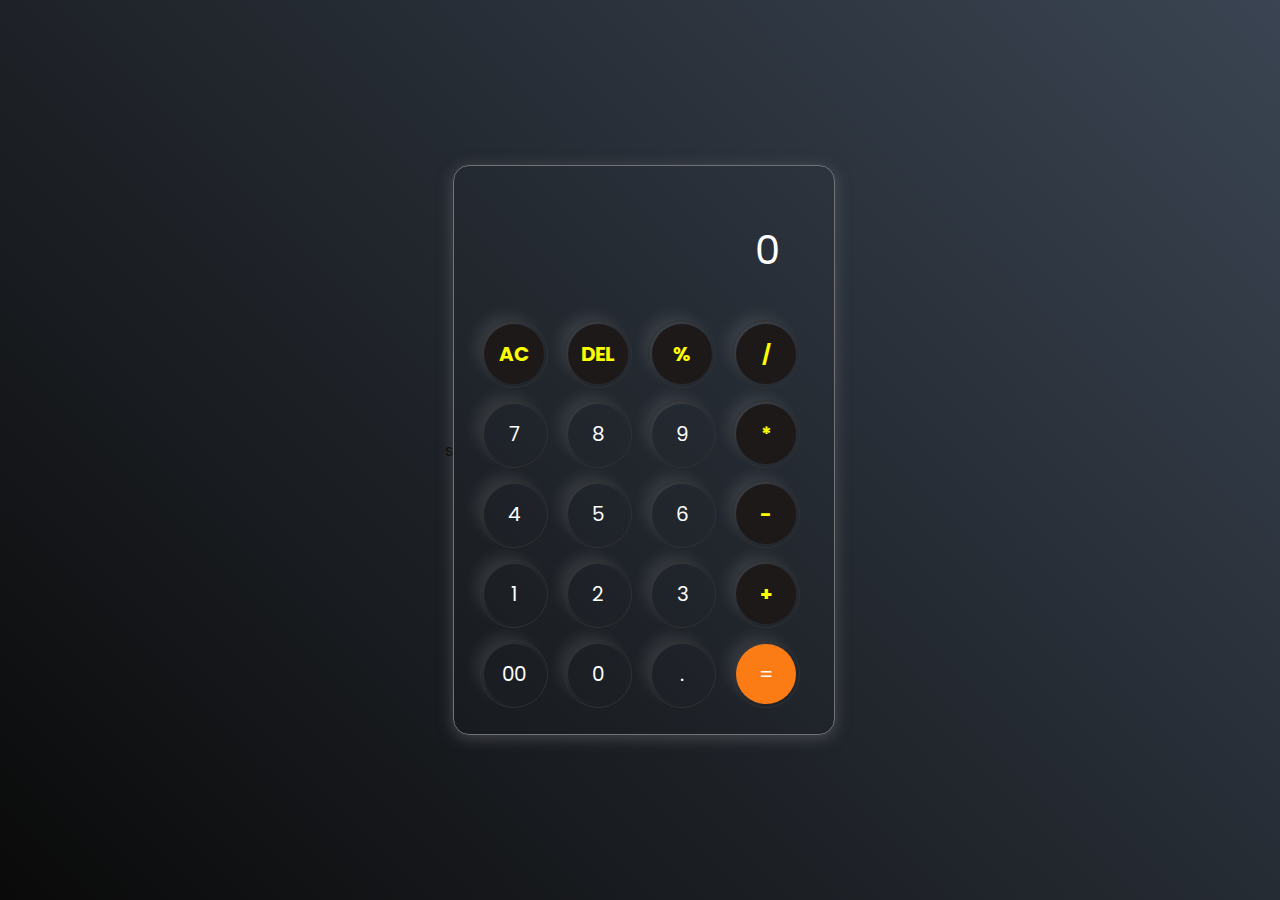
<file: OIBSIP/calculator/index.html>
<!DOCTYPE html>
<html lang="en">
<head>
    <meta charset="UTF-8">
    <meta name="viewport" content="width=device-width, initial-scale=1.0">
    <link rel="stylesheet" href="style.css">
    <title>Calculator</title>
</head>s
<body>
    <div class="calculator">
        <input type="text" placeholder="0" id="inputBox">
         <!---shift+alt+down ---->
        <div>
            <button class="operator">AC</button> 
            <button class="operator">DEL</button>
            <button class="operator">%</button>
            <button class="operator">/</button>            
        </div>
        <div>
            <button>7</button> 
            <button>8</button>
            <button>9</button>
            <button class="operator" >* </button>            
        </div>
        <div>
            <button>4</button> 
            <button>5</button>
            <button>6</button>
            <button class="operator">-</button>            
        </div>
        <div>
            <button>1</button> 
            <button>2</button>
            <button>3</button>
            <button class="operator">+</button>            
        </div>
        <div>
            <button>00</button> 
            <button>0</button>
            <button>.</button>
            <button class="equalBtn">=</button>            
        </div>     
            
    </div>
    <script src="script.js"></script>
</body>
</html>
</file>
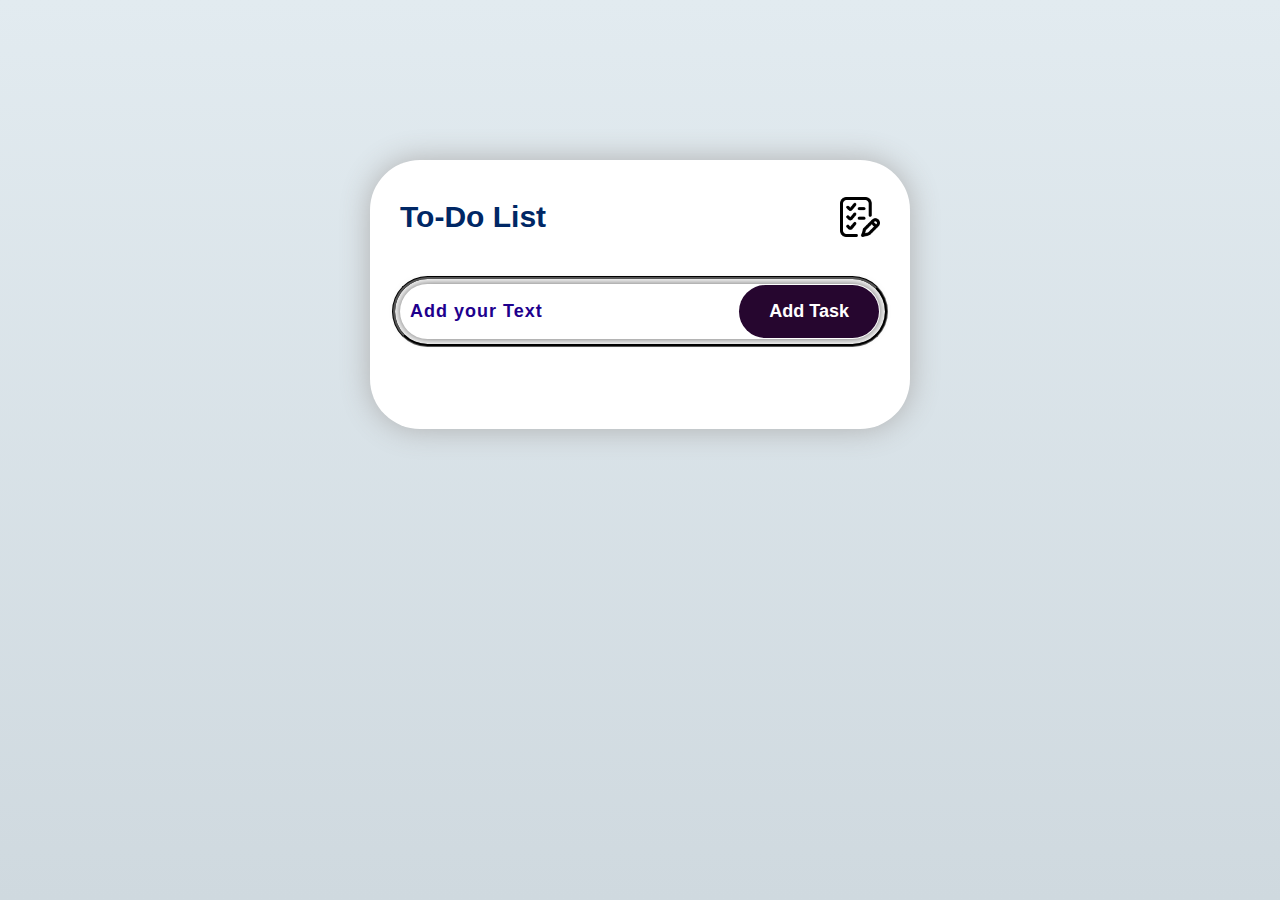
<file: OIBSIP/To-Do-List/index.html>
<!DOCTYPE html>
<html lang="en">
<head>
    <meta charset="UTF-8">
    <meta name="viewport" content="width=device-width, initial-scale=1.0">
    <title>To-Do-List</title>
    <link rel="stylesheet" href="style.css">
</head>
<body>
    
    <div class="todo-app">
        <h2>To-Do List <img src="image/icon.png"></h2>
        <div class="row">
            <input type="text" id="input-box" placeholder="Add your Text">
            <button onclick="addTask()">Add Task</button>

        </div>

        <ul id="list-container">
            <!-- <li class="checked">Task 1</li>
            <li>Task 1</li>
            <li>Task 1</li> -->
        </ul>
    </div>

    <script src="app.js"></script>
</body>
</html>
</file>
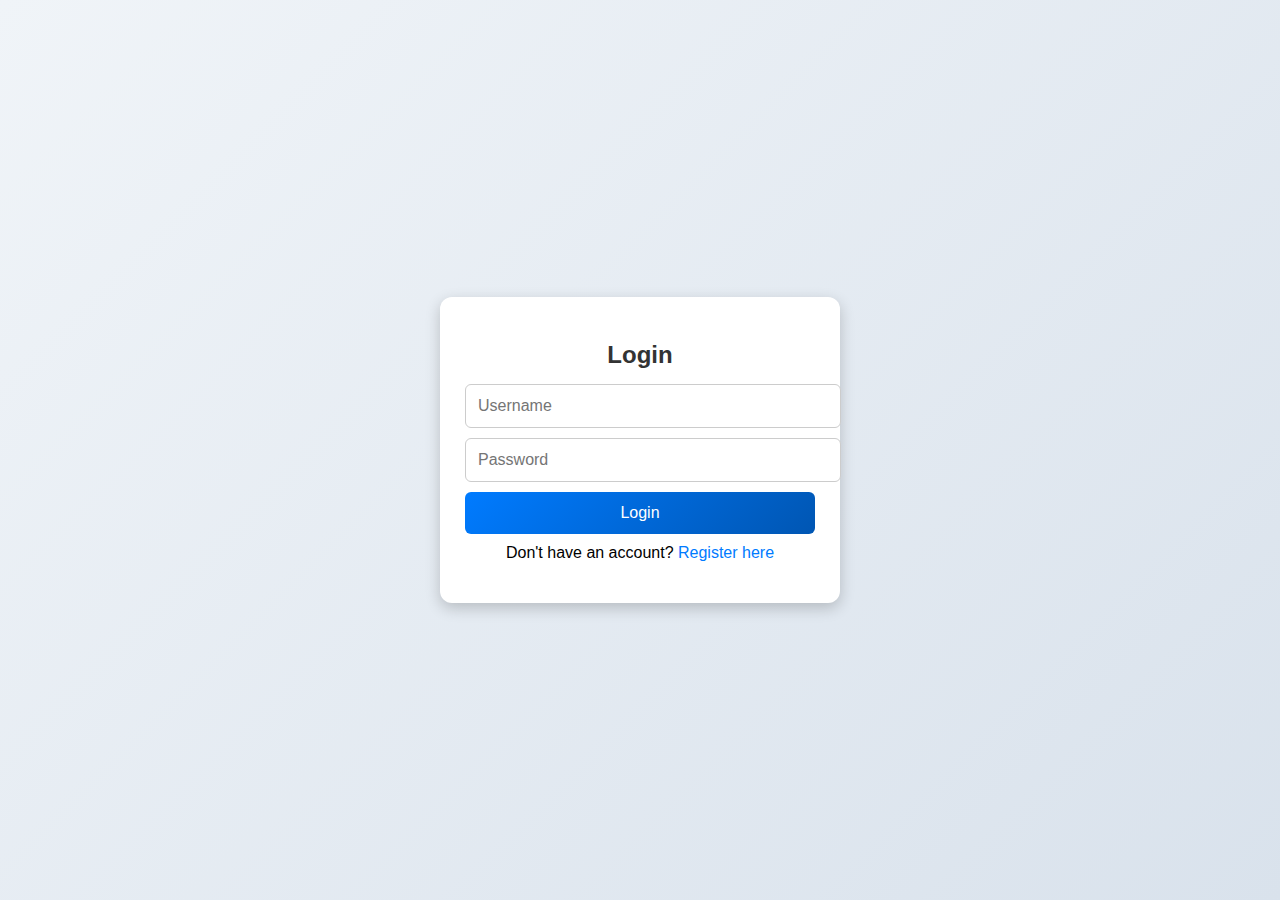
<file: OIBSIP/Authetication/Login.html>
<!DOCTYPE html>
<html lang="en">
<head>
    <meta charset="UTF-8">
    <meta name="viewport" content="width=device-width, initial-scale=1.0">
    <title>Login</title>
    <link rel="stylesheet" href="styles.css">
</head>
<body>
    <div class="container">
        <h2>Login</h2>
        <input type="text" id="loginUsername" placeholder="Username">
        <input type="password" id="loginPassword" placeholder="Password">
        <button onclick="login()">Login</button>
        <p>Don't have an account? <a href="register.html">Register here</a></p>
    </div>
    <script src="script.js"></script>
</body>
</html>
</file>
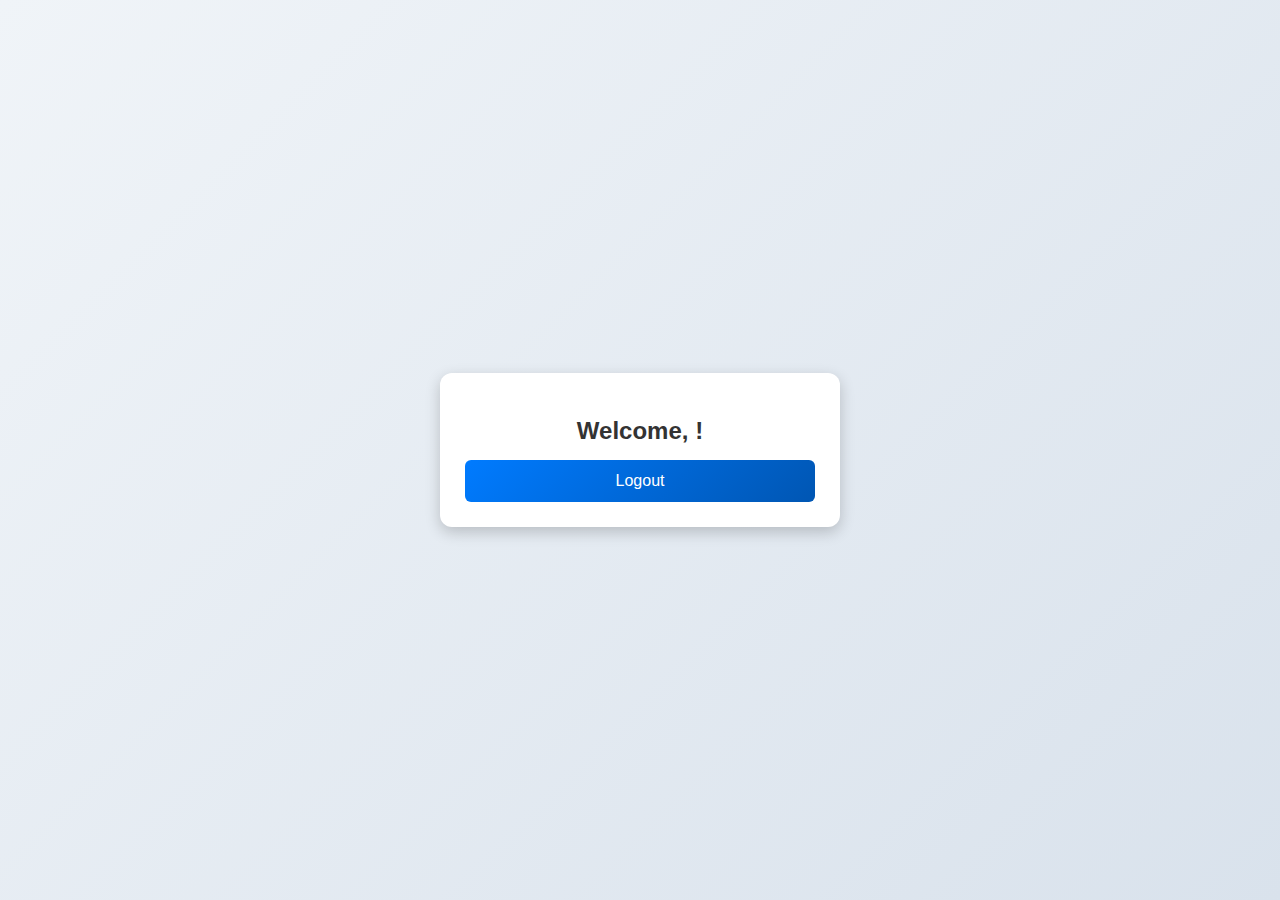
<file: OIBSIP/Authetication/Main.html>
<!DOCTYPE html>
<html lang="en">
<head>
    <meta charset="UTF-8">
    <meta name="viewport" content="width=device-width, initial-scale=1.0">
    <title>Dashboard</title>
    <link rel="stylesheet" href="styles.css">
</head>
<body>
    <div class="container">
        <h2>Welcome, <span id="user"></span>!</h2>
        <button onclick="logout()">Logout</button>
    </div>
    <script src="script.js"></script>
</body>
</html>
</file>
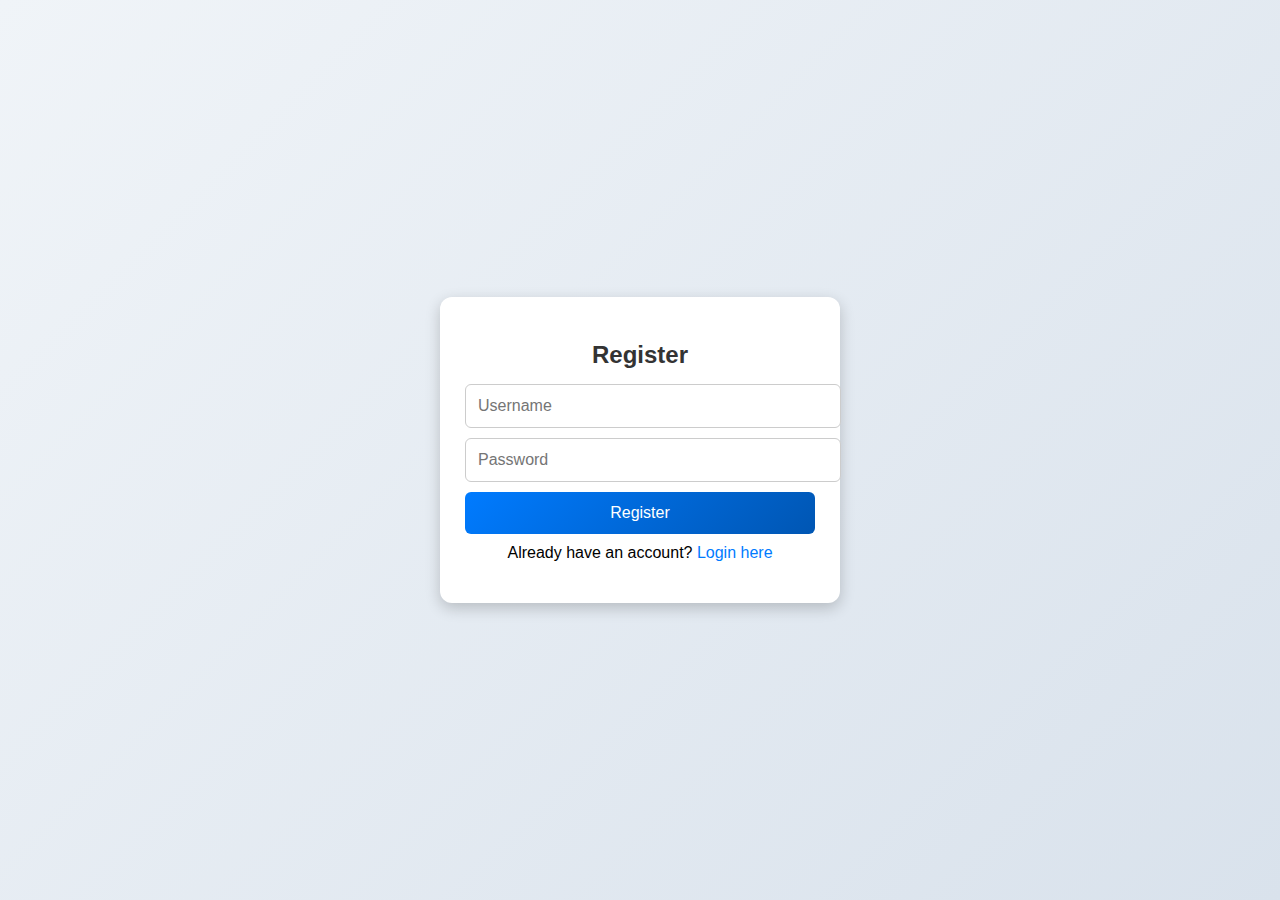
<file: OIBSIP/Authetication/Register.html>
<!DOCTYPE html>
<html lang="en">
<head>
    <meta charset="UTF-8">
    <meta name="viewport" content="width=device-width, initial-scale=1.0">
    <title>Register</title>
    <link rel="stylesheet" href="styles.css">
</head>
<body>
    <div class="container">
        <h2>Register</h2>
        <input type="text" id="regUsername" placeholder="Username">
        <input type="password" id="regPassword" placeholder="Password">
        <button onclick="register()">Register</button>
        <p>Already have an account? <a href="login.html">Login here</a></p>
    </div>
    <script src="script.js"></script>
</body>
</html>
</file>
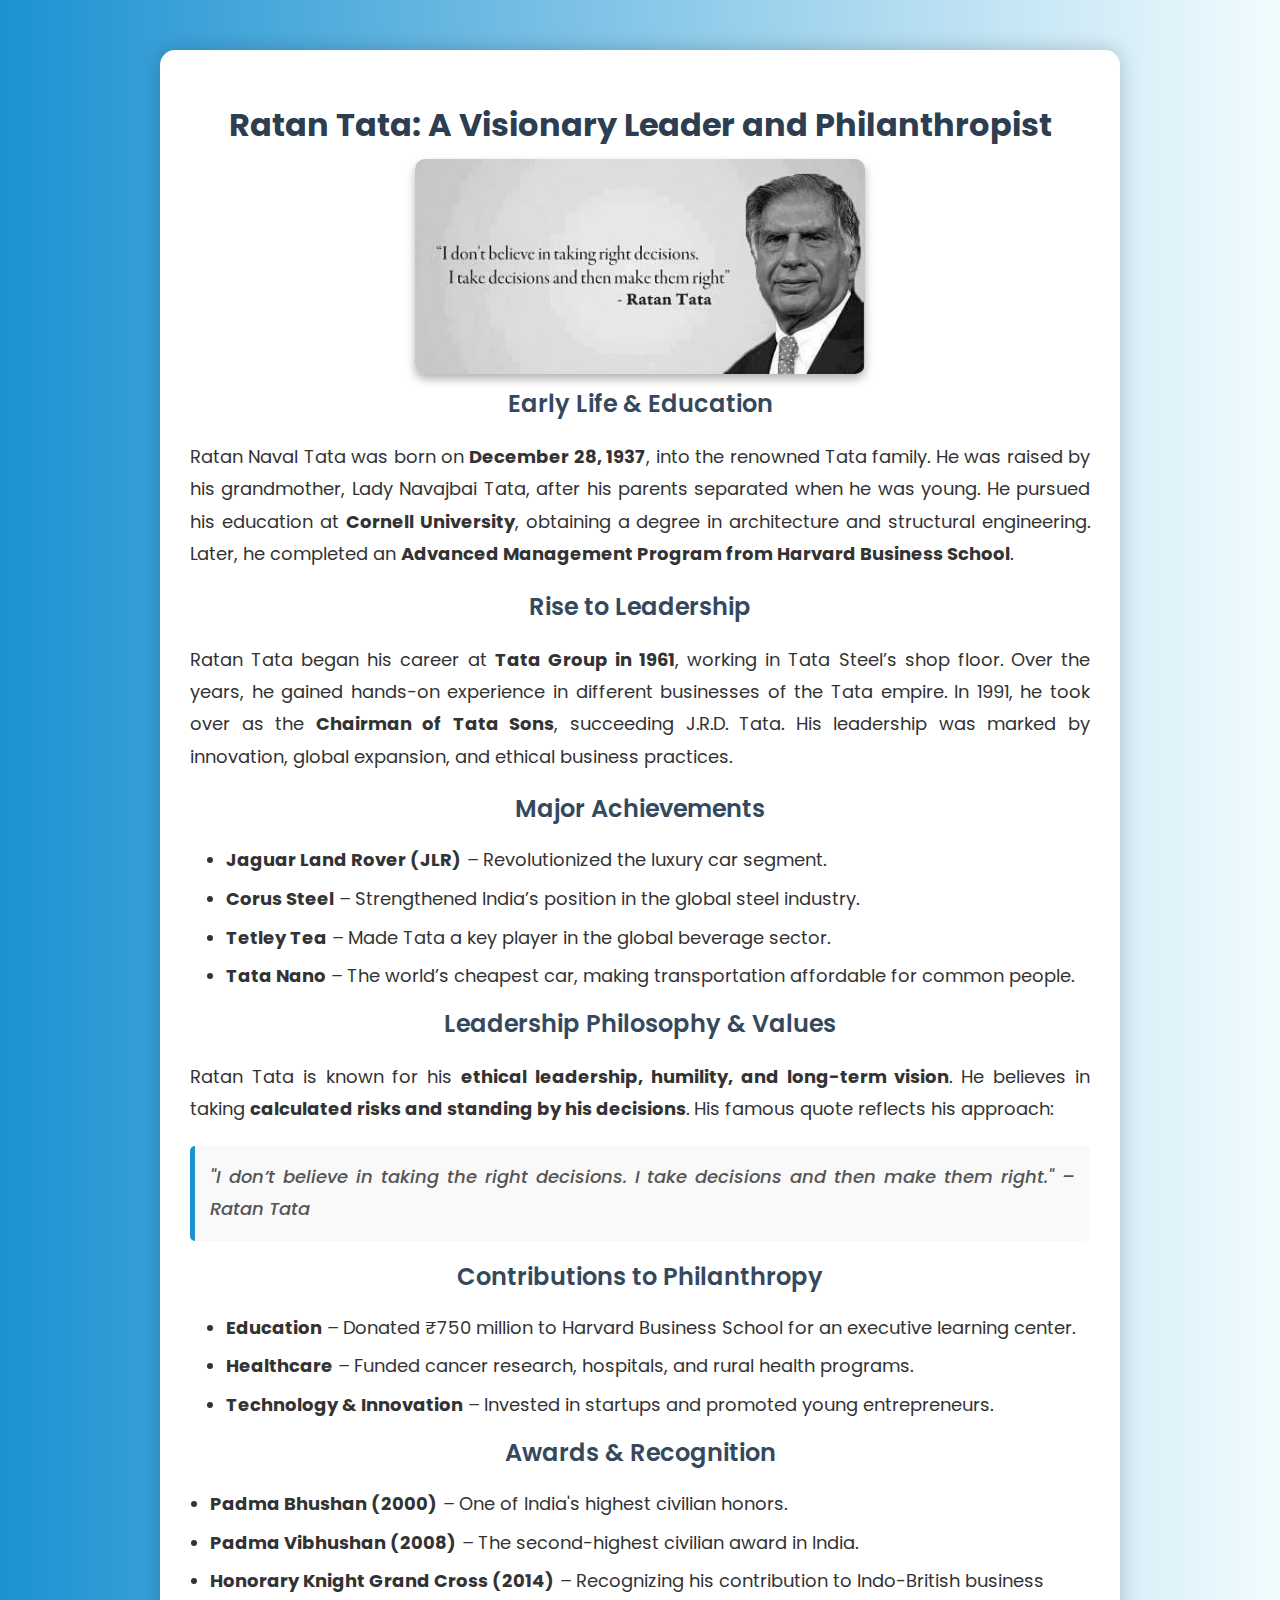
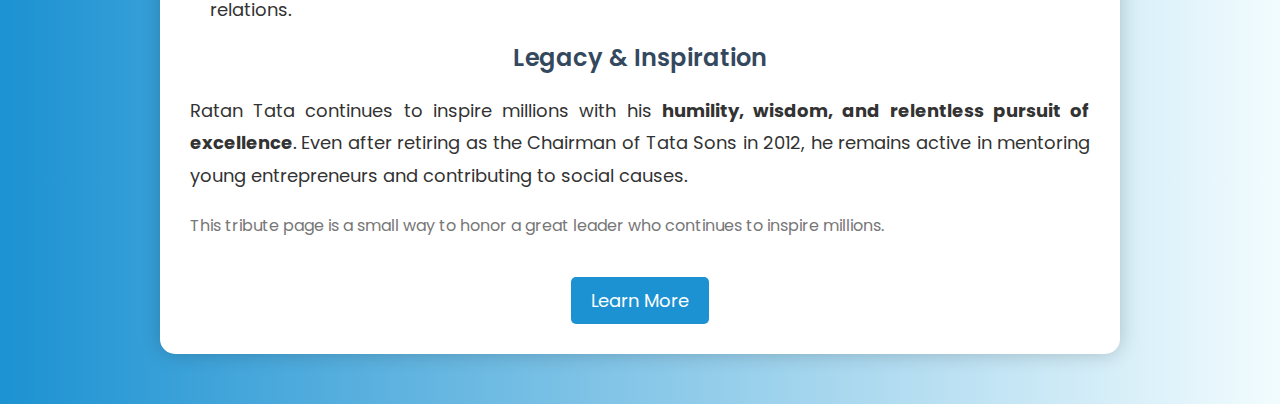
<file: OIBSIP/Tribute_page/RatanTata.html>
<!DOCTYPE html>
<html lang="en">
<head>
    <meta charset="UTF-8">
    <meta name="viewport" content="width=device-width, initial-scale=1.0">
    <title>Tribute to Ratan Tata</title>
    <link rel="stylesheet" href="styles.css">
    <link href="https://fonts.googleapis.com/css2?family=Poppins:wght@300;400;700&display=swap" rel="stylesheet">
</head>
<body>
    <div class="container">
        <h1>Ratan Tata: A Visionary Leader and Philanthropist</h1>
        <img src="TataJi.jpg" alt="Ratan Tata">
        
        <h2>Early Life & Education</h2>
        <p>Ratan Naval Tata was born on <strong>December 28, 1937</strong>, into the renowned Tata family. He was raised by his grandmother, Lady Navajbai Tata, after his parents separated when he was young. He pursued his education at <strong>Cornell University</strong>, obtaining a degree in architecture and structural engineering. Later, he completed an <strong>Advanced Management Program from Harvard Business School</strong>.</p>

        <h2>Rise to Leadership</h2>
        <p>Ratan Tata began his career at <strong>Tata Group in 1961</strong>, working in Tata Steel’s shop floor. Over the years, he gained hands-on experience in different businesses of the Tata empire. In 1991, he took over as the <strong>Chairman of Tata Sons</strong>, succeeding J.R.D. Tata. His leadership was marked by innovation, global expansion, and ethical business practices.</p>

        <h2>Major Achievements</h2>
        <ul>
            <li><strong>Jaguar Land Rover (JLR)</strong> – Revolutionized the luxury car segment.</li>
            <li><strong>Corus Steel</strong> – Strengthened India’s position in the global steel industry.</li>
            <li><strong>Tetley Tea</strong> – Made Tata a key player in the global beverage sector.</li>
            <li><strong>Tata Nano</strong> – The world’s cheapest car, making transportation affordable for common people.</li>
        </ul>

        <h2>Leadership Philosophy & Values</h2>
        <p>Ratan Tata is known for his <strong>ethical leadership, humility, and long-term vision</strong>. He believes in taking <strong>calculated risks and standing by his decisions</strong>. His famous quote reflects his approach:</p>
        <p class="quote">"I don’t believe in taking the right decisions. I take decisions and then make them right." – Ratan Tata</p>

        <h2>Contributions to Philanthropy</h2>
        <ul>
            <li><strong>Education</strong> – Donated ₹750 million to Harvard Business School for an executive learning center.</li>
            <li><strong>Healthcare</strong> – Funded cancer research, hospitals, and rural health programs.</li>
            <li><strong>Technology & Innovation</strong> – Invested in startups and promoted young entrepreneurs.</li>
        </ul>

        <h2>Awards & Recognition</h2>
        <ul>
            <li><strong>Padma Bhushan (2000)</strong> – One of India's highest civilian honors.</li>
            <li><strong>Padma Vibhushan (2008)</strong> – The second-highest civilian award in India.</li>
            <li><strong>Honorary Knight Grand Cross (2014)</strong> – Recognizing his contribution to Indo-British business relations.</li>
        </ul>

        <h2>Legacy & Inspiration</h2>
        <p>Ratan Tata continues to inspire millions with his <strong>humility, wisdom, and relentless pursuit of excellence</strong>. Even after retiring as the Chairman of Tata Sons in 2012, he remains active in mentoring young entrepreneurs and contributing to social causes.</p>

        <p class="footer">This tribute page is a small way to honor a great leader who continues to inspire millions.</p>
        <a href="https://en.wikipedia.org/wiki/Ratan_Tata" class="button" target="_blank">Learn More</a>
    </div>
</body>
</html>
</file>
<file: OIBSIP/calculator/style.css>
@import url('https://fonts.googleapis.com/css2?family=Poppins:ital,wght@0,100;0,200;0,300;0,400;0,500;0,600;0,700;0,800;0,900;1,100;1,200;1,300;1,400;1,500;1,600;1,700;1,800;1,900&display=swap');


*{
    margin: 0;
    padding: 0;
    box-sizing: border-box;
    font-family: "Poppins", sans-serif;

}

body{
    width: 100%;
    height: 100vh;
    display: flex;
    justify-content: center;
    align-items: center;
    background: linear-gradient(45deg,#0a0a0a, #3a4452);
}

.calculator{
    border: 1px solid #717377 ;
    padding: 20px;
    border-radius: 16px;
    background: transparent; 
    box-shadow: 0px 3px 15px rgba(113, 115, 119, 0.5);
}

input{
    width: 320px;
    border: none 200px;
    padding: 24px;
    margin: 10px;
    background: transparent;
    box-shadow: 0px 3px 15px rgbs(84, 84, 84, 0.1);
    font-size: 40px;
    text-align: right;
    cursor: pointer;
    color: #ffffff;
}

input::placeholder{
    color: #ffffff;
}

button {
    border: none;
    width: 60px;
    height: 60px;
    margin: 10px;
    border-radius: 50%;
    outline: 1px solid #313131 ;
    outline-offset: 3px;
    background:transparent;
    color: #ffffff;
    font-size: 20px;
    box-shadow:  -8px -8px 15px rgba(255, 255, 255, 0.1) ;
    cursor:pointer;
}

.equalBtn{
   background-color:#fb7c14 ;
}

.operator {
    color: #fbff00;
    background: #1e1919;
    font-weight: 700;
}
</file>
<file: OIBSIP/To-Do-List/style.css>
*{
    margin: 0;
    padding: 0;
    box-sizing: border-box;
    font-family: 'Poppins', sans-serif;
}

body{
    width: 100%;
    min-height: 100vh;
    background: linear-gradient(to top, #cfd9df, #e2ebf0);
    padding: 10px;
}

.todo-app{
    width: 100%;
    max-width: 540px;
    background: #fff;
    margin: 150px auto 20px;
    padding: 40px 30px 70px;
    border-radius: 50px;
    box-shadow: 0 0 30px #afafaf;
}

h2{
    color: #002765;
    display: flex;
    align-items: center;
    font-size: 30px;
    margin-bottom: 50px;
    position: relative;
}

h2 img{
    width: 40px;
    position: absolute;
    right: 0;
}

.row{
    display: flex;
    align-items: center;
    justify-content: space-between;
    outline: 3px groove #000;
    outline-offset:5px;
    border: none;
    border-radius: 30px;
    margin-bottom: 20px;
    box-shadow: 0 0 10px #5d5d5d;
}

input{
    flex: 1;
    border: none;
    outline: noone;
    background: transparent;
    font-size: 18px;
    font-weight: 600;
    letter-spacing: 1px;
    padding: 10px;
}

input::placeholder{
    color:#1e008d;
}

button{
    border: none;
    outline:none;
    padding: 16px 30px;
    background: #26062f;
    color: #fff;
    font-size: 18px;
    font-weight: 600;
    cursor: pointer;
    border-radius: 30px;
    margin: 1px;
}

ul li{
    list-style: none;
    font-size: 18px;
    font-weight: 500;
    letter-spacing: 1px;
    padding: 12px 8px 12px 50px;
    user-select: none;
    cursor: pointer;
    position: relative;
    margin-block: 10px;
}

ul li::before {
    content: '';
    position: absolute;
    height: 30px;
    width: 30px;
    border-radius: 50%;
    background: url(image/unchecked.png);
    background-size: cover;
    position: center;
    top: 12px;
    left: 8px;
}

ul li.checked {
     background: #3700a4;
     color: #fff;
     border-radius: 50px;
}

ul li.checked::before{
    background: url(image/checked.png);
    background-size: cover;
}


ul li span {
    position: absolute;
    top: 10px;
    right: 0px;
    margin-right: 5px;
    width: 30px;
    height: 30px;
    line-height: 30px;
    font-size: 22px;
    color: #000;
    text-align: center;
    border-radius: 50%;
}

ul li span:hover {
    background: #000;
    color: #fff;
}

ul li.checked span {
    color: #fff;
}

ul li.checked span :hover{
    background: #fff;
    color:#000;
}
</file>
<file: OIBSIP/Authetication/styles.css>
body {
    font-family: 'Poppins', sans-serif;
    text-align: center;
    background: linear-gradient(135deg, #f0f4f8, #d9e2ec);
    margin: 0;
    display: flex;
    justify-content: center;
    align-items: center;
    height: 100vh;
}
.container {
    width: 350px;
    background: white;
    padding: 25px;
    border-radius: 12px;
    box-shadow: 0px 5px 15px rgba(0, 0, 0, 0.2);
    transition: 0.3s ease-in-out;
}
.container:hover {s
    box-shadow: 0px 8px 20px rgba(0, 0, 0, 0.3);
}
input {
    display: block;
    width: 100%;
    margin: 10px 0;
    padding: 12px;
    border: 1px solid #ccc;
    border-radius: 6px;
    font-size: 16px;
    transition: 0.3s;
}
input:focus {
    border-color: #007bff;
    outline: none;
    box-shadow: 0px 0px 5px rgba(0, 123, 255, 0.5);
}
button {
    background: linear-gradient(135deg, #007bff, #0056b3);
    color: white;
    border: none;
    padding: 12px;
    border-radius: 6px;
    font-size: 16px;
    cursor: pointer;
    transition: 0.3s;
    width: 100%;
}
button:hover {
    background: linear-gradient(135deg, #0056b3, #004494);
    transform: scale(1.05);
}
.hidden {
    display: none;
}
h2 {
    color: #333;
    margin-bottom: 15px;
}
p {
    margin-top: 10px;
}
p a {
    color: #007bff;
    text-decoration: none;
}
p a:hover {
    text-decoration: underline;
}
</file>
<file: OIBSIP/Tribute_page/styles.css>
body {
    font-family: 'Poppins', sans-serif;
    margin: 0;
    padding: 0;
    background: linear-gradient(to right, #1c92d2, #f2fcfe);
    text-align: center;
}

.container {
    max-width: 900px;
    margin: 50px auto;
    background: white;
    padding: 30px;
    box-shadow: 0 0 20px rgba(0, 0, 0, 0.2);
    border-radius: 15px;
    animation: fadeIn 1.5s ease-in-out;
}

@keyframes fadeIn {
    from { opacity: 0; }
    to { opacity: 1; }
}

img {
    width: 50%;
    border-radius: 10px;
    box-shadow: 0 5px 10px rgba(0, 0, 0, 0.3);
}

h1 {
    color: #2c3e50;
    font-weight: 700;
    margin-bottom: 10px;
}

h2 {
    color: #34495e;
    font-weight: 600;
    margin-top: 5px;
}

p {
    font-size: 18px;
    line-height: 1.8;
    color: #333;
    text-align: justify;
}

.quote {
    font-style: italic;
    color: #555;
    margin-top: 20px;
    font-weight: 500;
    background: #f9f9f9;
    padding: 15px;
    border-left: 5px solid #1c92d2;
    border-radius: 5px;
}

.footer {
    margin-top: 20px;
    font-size: 16px;
    color: #777;
}

.button {
    display: inline-block;
    margin-top: 20px;
    padding: 10px 20px;
    font-size: 18px;
    color: white;
    background: #1c92d2;
    text-decoration: none;
    border-radius: 5px;
    transition: background 0.3s;
}

.button:hover {
    background: #126497;
}

ul {
    text-align: left;
    display: inline-block;
    margin: 0 auto;
    padding-left: 20px;
}

li {
    font-size: 18px;
    line-height: 1.6;
    color: #333;
    margin-bottom: 10px;
}
</file>
